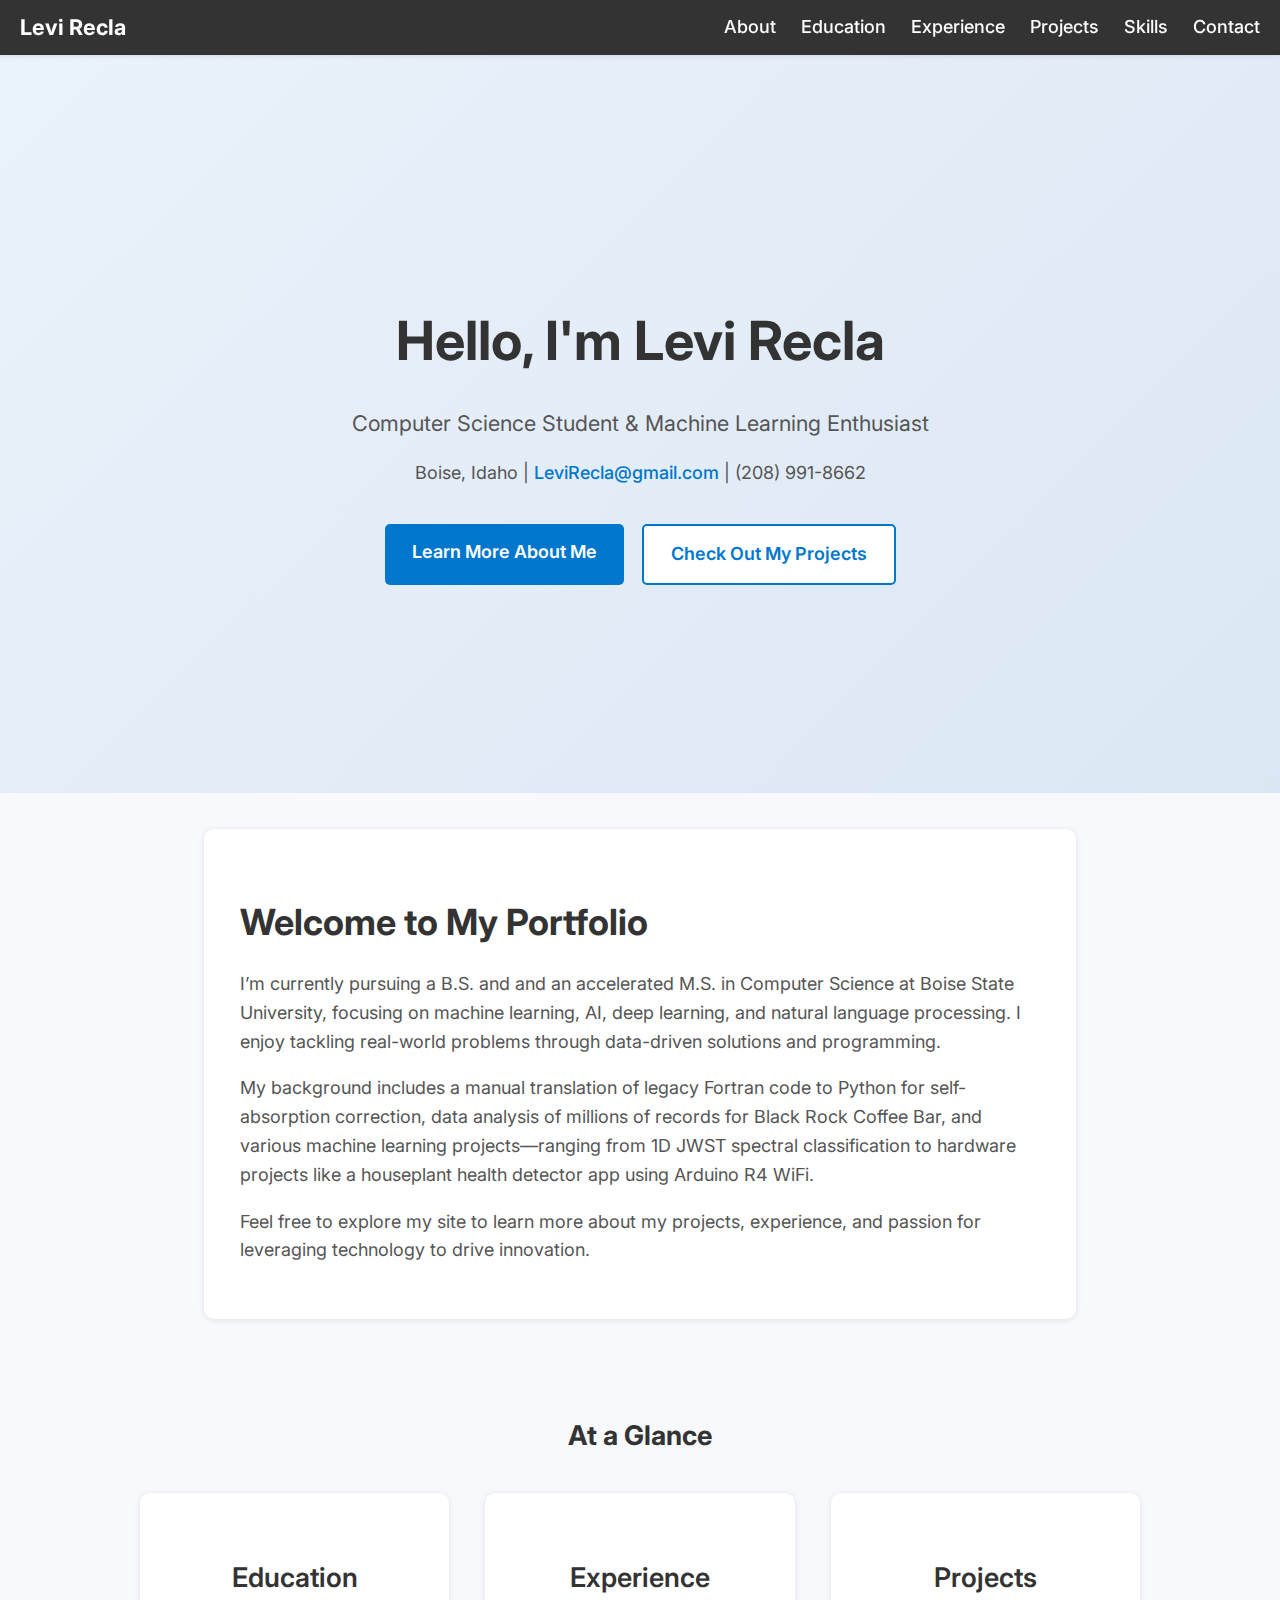
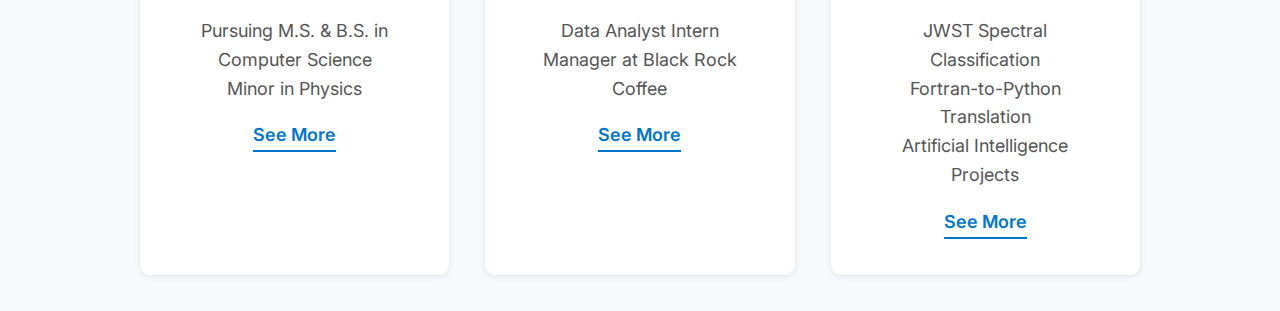
<file: index.html>
<!DOCTYPE html>
<html lang="en">
<head>
  <meta charset="UTF-8" />
  <meta name="description" content="Levi Recla - Portfolio Home Page" />
  <meta name="viewport" content="width=device-width, initial-scale=1.0" />
  <title>Levi Recla - Home</title>
  <!-- Google Fonts -->
  <link
    href="https://fonts.googleapis.com/css2?family=Inter:wght@300;400;600;700&display=swap"
    rel="stylesheet"
  />
  <!-- Main CSS -->
  <link rel="stylesheet" href="styles.css" />
</head>
<body>
  <!-- Fixed Header Navigation -->
  <header class="header-bar">
    <div class="header-logo">
      <a href="index.html">Levi Recla</a>
    </div>
    <nav class="header-nav">
      <a href="about.html">About</a>
      <a href="education.html">Education</a>
      <a href="experience.html">Experience</a>
      <a href="projects.html">Projects</a>
      <a href="skills.html">Skills</a>
      <a href="contact.html">Contact</a>
    </nav>
  </header>

  <!-- Hero Section -->
  <section class="hero-section">
    <div class="hero-content">
      <h1>Hello, I'm Levi Recla</h1>
      <p class="hero-subtitle">Computer Science Student & Machine Learning Enthusiast</p>
      <p class="hero-details">
        Boise, Idaho | <a href="mailto:LeviRecla@gmail.com">LeviRecla@gmail.com</a> | (208) 991-8662
      </p>
      <div class="hero-buttons">
        <a href="about.html" class="btn-primary">Learn More About Me</a>
        <a href="projects.html" class="btn-outline">Check Out My Projects</a>
      </div>
    </div>
  </section>

  <!-- Brief Summary Section -->
  <section class="brief-summary-section">
    <div class="summary-content content-card">
      <h2>Welcome to My Portfolio</h2>
      <p>
        I’m currently pursuing a B.S. and and an accelerated M.S. in Computer Science at Boise State
        University, focusing on machine learning, AI, deep learning, and natural
        language processing. I enjoy tackling real-world problems through data-driven
        solutions and programming.
      </p>
      <p>
        My background includes a manual translation of legacy Fortran code to Python for
        self-absorption correction, data analysis of millions of records for 
        Black Rock Coffee Bar, and various machine learning projects—ranging from 
        1D JWST spectral classification to hardware projects like a houseplant health detector app using Arduino R4 WiFi.
      </p>
      <p>
        Feel free to explore my site to learn more about my projects, experience, and
        passion for leveraging technology to drive innovation.
      </p>
    </div>
  </section>

  <!-- Quick Glance Section -->
  <section class="quick-glance-section">
    <div class="content-wrapper">
      <h2 style="text-align: center;">At a Glance</h2>
      <div class="card-grid">
        <!-- Education Card -->
        <div class="glance-card">
          <h3>Education</h3>
          <p>
            Pursuing M.S. & B.S. in Computer Science<br />
            Minor in Physics
          </p>
          <a href="education.html" class="btn-link">See More</a>
        </div>

        <!-- Experience Card -->
        <div class="glance-card">
          <h3>Experience</h3>
          <p>
            Data Analyst Intern<br />
            Manager at Black Rock Coffee
          </p>
          <a href="experience.html" class="btn-link">See More</a>
        </div>

        <!-- Projects Card -->
        <div class="glance-card">
          <h3>Projects</h3>
          <p>
            JWST Spectral Classification<br />
            Fortran-to-Python Translation<br />
            Artificial Intelligence Projects
          </p>
          <a href="projects.html" class="btn-link">See More</a>
        </div>
      </div>
    </div>
  </section>
</body>
</html>
</file>
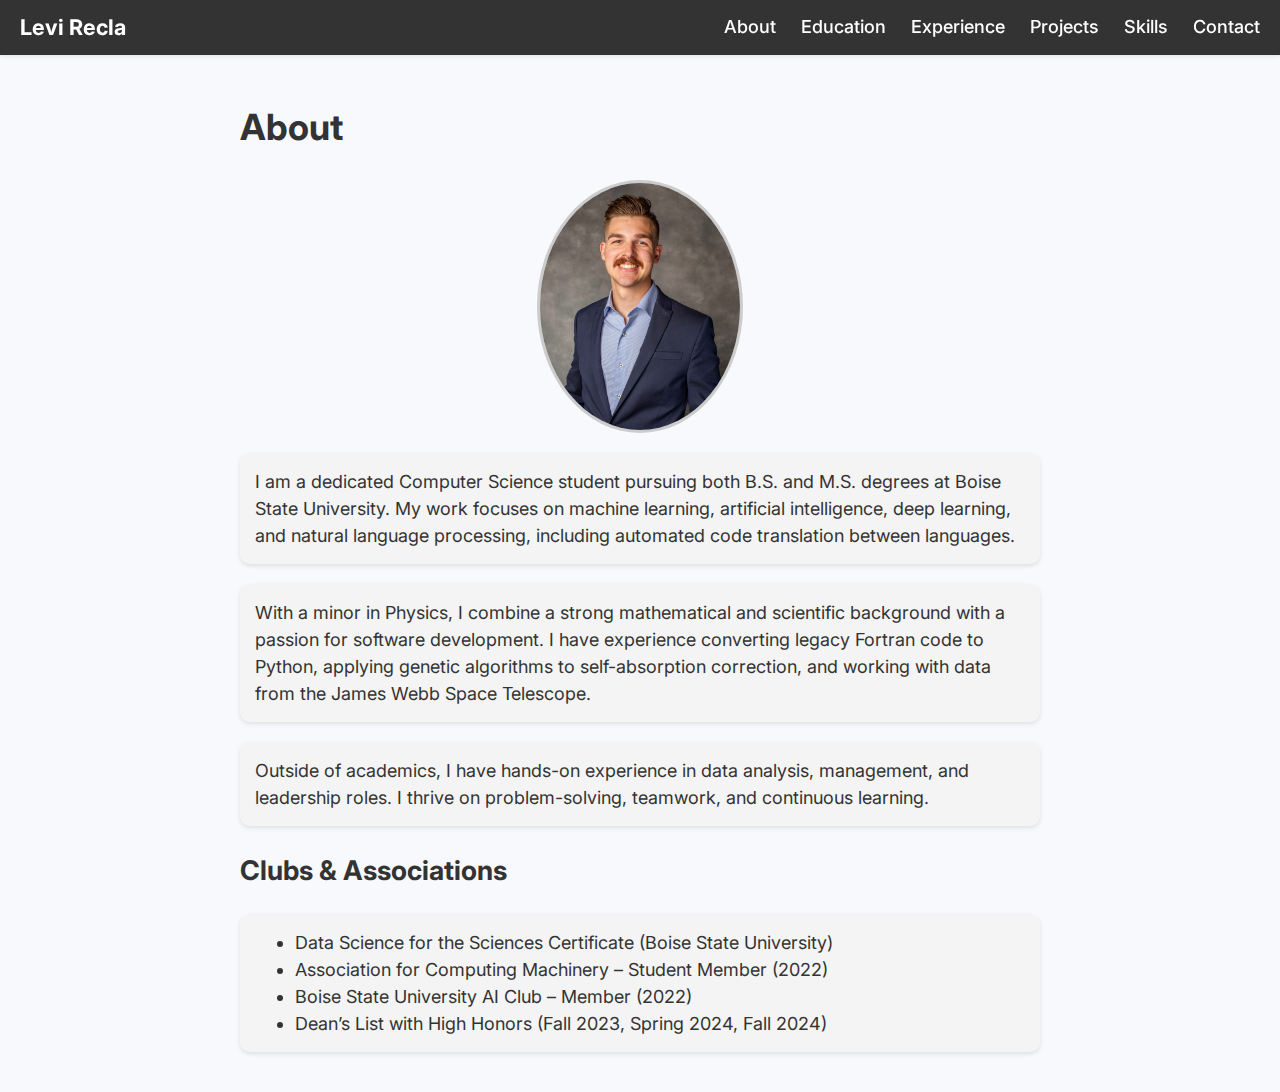
<file: about.html>
<!DOCTYPE html>
<html lang="en">
<head>
  <meta charset="UTF-8" />
  <meta name="description" content="About Levi Recla" />
  <meta name="viewport" content="width=device-width, initial-scale=1.0" />
  <title>About - Levi Recla</title>
  <!-- Google Fonts -->
  <link
    href="https://fonts.googleapis.com/css2?family=Inter:wght@300;400;600;700&display=swap"
    rel="stylesheet"
  />
  <!-- Main CSS -->
  <link rel="stylesheet" href="styles.css" />
</head>
<body>
  <!-- Reused Header -->
  <header class="header-bar">
    <div class="header-logo">
      <a href="index.html">Levi Recla</a>
    </div>
    <nav class="header-nav">
      <a href="about.html">About</a>
      <a href="education.html">Education</a>
      <a href="experience.html">Experience</a>
      <a href="projects.html">Projects</a>
      <a href="skills.html">Skills</a>
      <a href="contact.html">Contact</a>
    </nav>
  </header>

  <!-- Content Section -->
  <section class="content-section">
    <h1>About</h1>

    <img src="me.jpg" alt="Photo of Levi Recla" class="profile-photo" />
    
    <!-- Each paragraph in its own bubble -->
    <div class="chat-bubble">
      <p>
        I am a dedicated Computer Science student pursuing both B.S. and M.S. degrees at Boise State University. 
        My work focuses on machine learning, artificial intelligence, deep learning, and natural language processing, 
        including automated code translation between languages.
      </p>
    </div>

    <div class="chat-bubble">
      <p>
        With a minor in Physics, I combine a strong mathematical and scientific background with a passion for software 
        development. I have experience converting legacy Fortran code to Python, applying genetic algorithms to self-absorption 
        correction, and working with data from the James Webb Space Telescope.
      </p>
    </div>

    <div class="chat-bubble">
      <p>
        Outside of academics, I have hands-on experience in data analysis, management, and leadership roles. 
        I thrive on problem-solving, teamwork, and continuous learning.
      </p>
    </div>

    <!-- Clubs & Associations in a sub-heading and optional bubble style -->
    <h2>Clubs & Associations</h2>
    <div class="chat-bubble">
      <ul>
        <li>Data Science for the Sciences Certificate (Boise State University)</li>
        <li>Association for Computing Machinery – Student Member (2022)</li>
        <li>Boise State University AI Club – Member (2022)</li>
        <li>Dean’s List with High Honors (Fall 2023, Spring 2024, Fall 2024)</li>
      </ul>
    </div>
  </section>
</body>
</html>
</file>
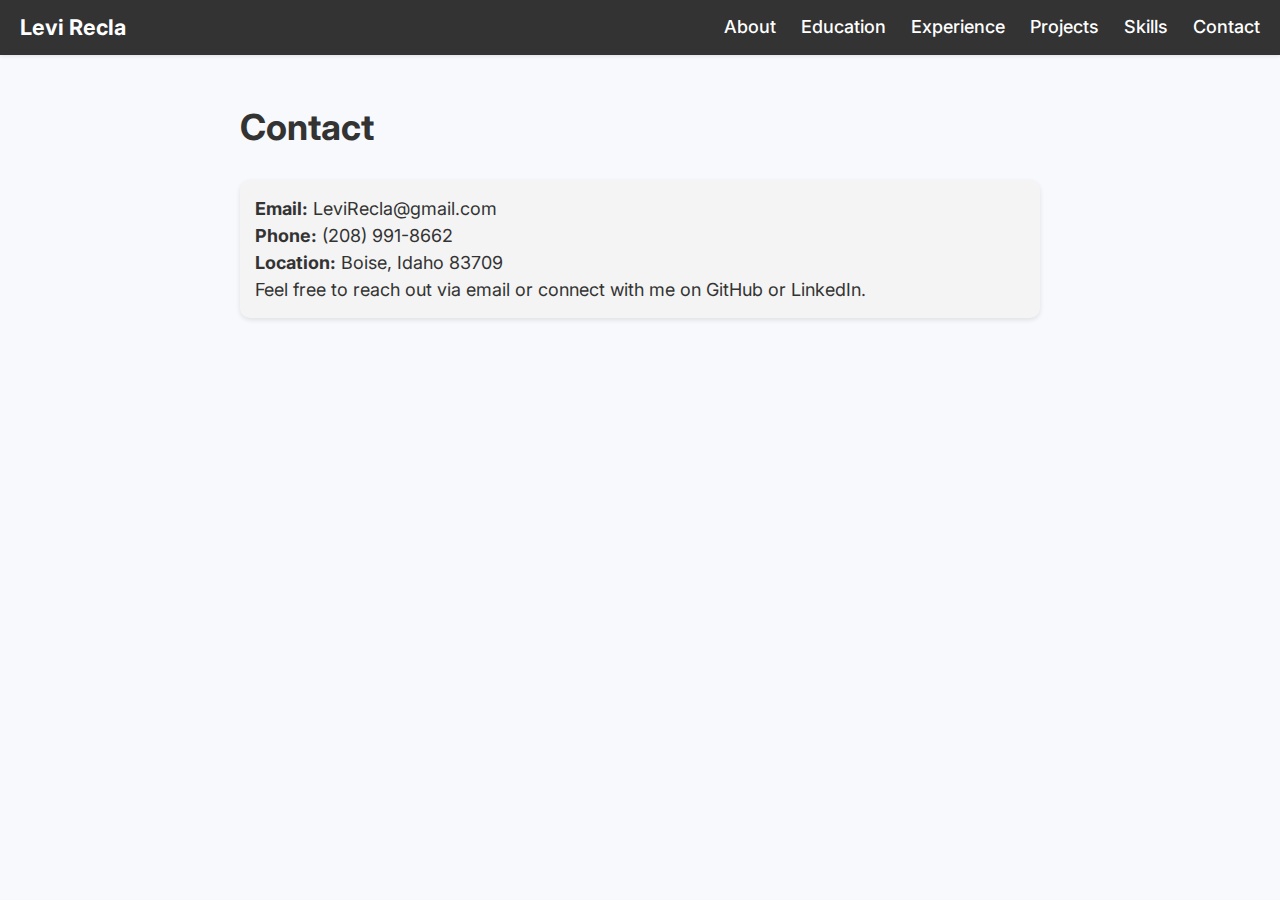
<file: contact.html>
<!DOCTYPE html>
<html lang="en">
<head>
    <meta charset="UTF-8" />
    <meta name="description" content="Contact Levi Recla" />
    <meta name="viewport" content="width=device-width, initial-scale=1.0" />
    <title>Contact - Levi Recla</title>
    <link href="https://fonts.googleapis.com/css2?family=Inter:wght@300;500;700&display=swap" rel="stylesheet" />
    <link rel="stylesheet" href="styles.css" />
</head>
<body>
    <header class="header-bar">
        <div class="header-logo">
          <a href="index.html">Levi Recla</a>
        </div>
        <nav class="header-nav">
          <a href="about.html">About</a>
          <a href="education.html">Education</a>
          <a href="experience.html">Experience</a>
          <a href="projects.html">Projects</a>
          <a href="skills.html">Skills</a>
          <a href="contact.html">Contact</a>
        </nav>
    </header>

    <section class="content-section">
        <h1>Contact</h1>

        <div class="chat-bubble">
            <p><strong>Email:</strong> <a href="mailto:LeviRecla@gmail.com">LeviRecla@gmail.com</a></p>
            <p><strong>Phone:</strong> (208) 991-8662</p>
            <p><strong>Location:</strong> Boise, Idaho 83709</p>
            <p>
                Feel free to reach out via email or connect with me on
                <a href="https://github.com/YourGitHubProfile" target="_blank">GitHub</a> or
                <a href="https://www.linkedin.com/YourLinkedInProfile" target="_blank">LinkedIn</a>.
            </p>
        </div>
    </section>
</body>
</html>
</file>
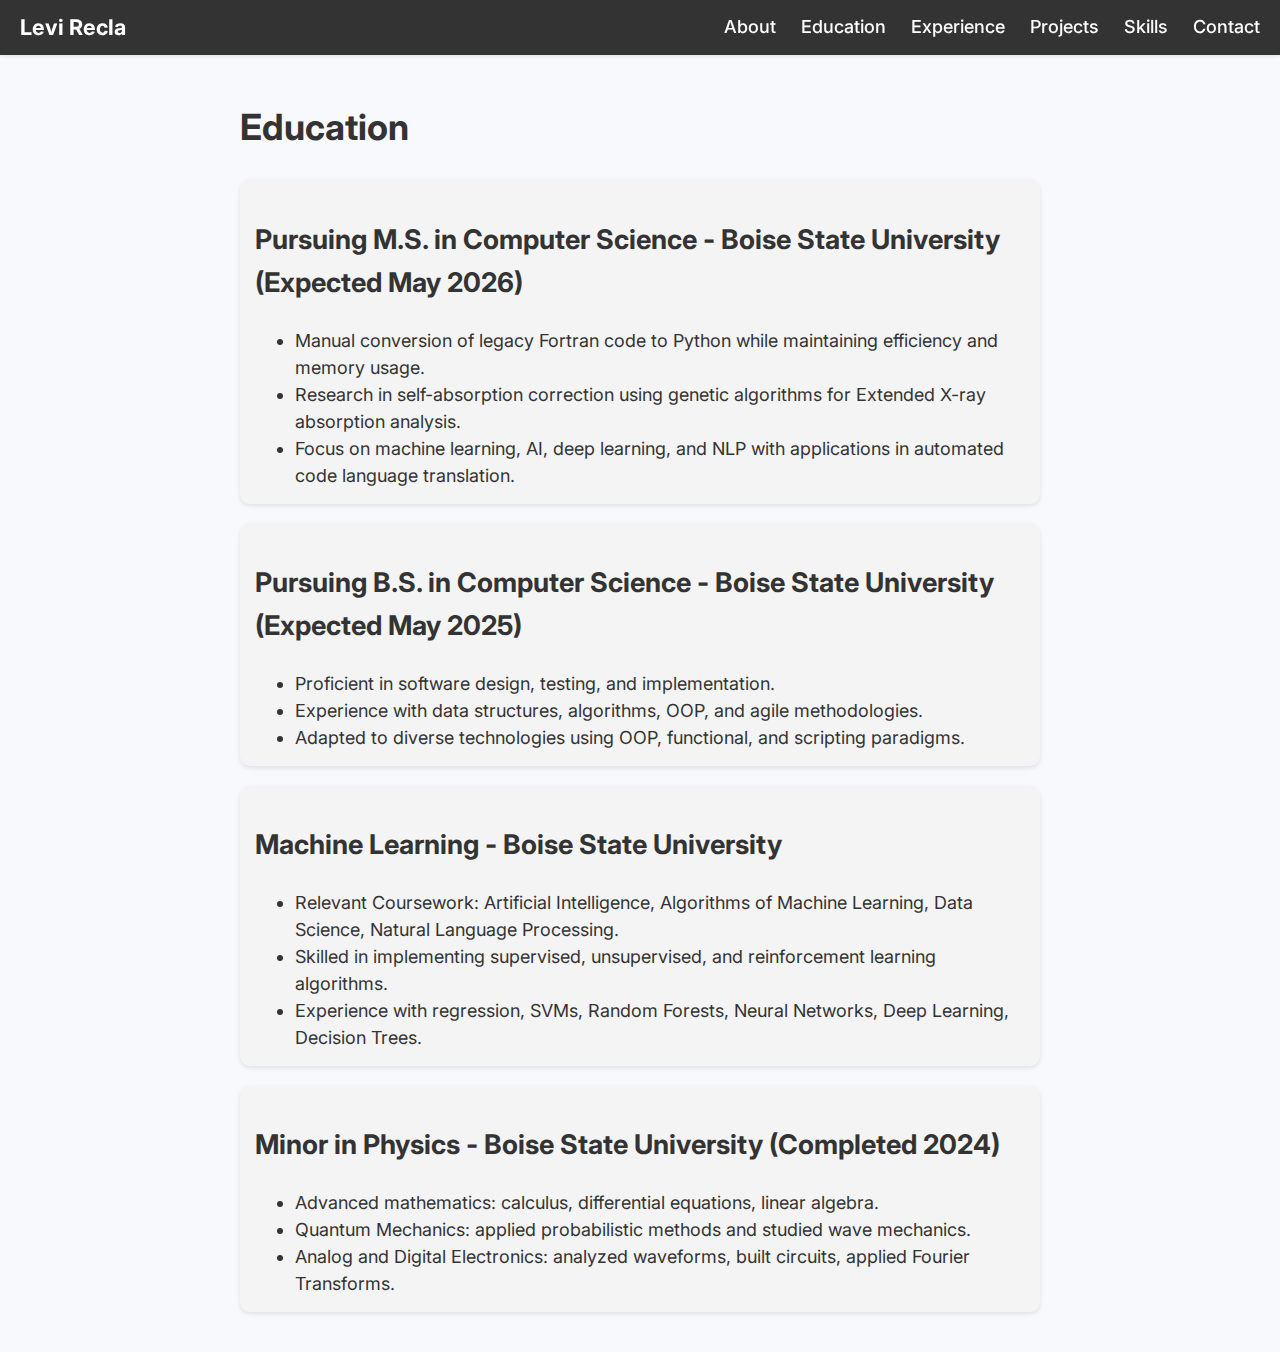
<file: education.html>
<!DOCTYPE html>
<html lang="en">
<head>
    <meta charset="UTF-8" />
    <meta name="description" content="Education of Levi Recla" />
    <meta name="viewport" content="width=device-width, initial-scale=1.0" />
    <title>Education - Levi Recla</title>
    <link href="https://fonts.googleapis.com/css2?family=Inter:wght@300;500;700&display=swap" rel="stylesheet" />
    <link rel="stylesheet" href="styles.css" />
</head>
<body>
    <header class="header-bar">
        <div class="header-logo">
            <a href="index.html">Levi Recla</a>
        </div>
        <nav class="header-nav">
            <a href="about.html">About</a>
            <a href="education.html">Education</a>
            <a href="experience.html">Experience</a>
            <a href="projects.html">Projects</a>
            <a href="skills.html">Skills</a>
            <a href="contact.html">Contact</a>
        </nav>
    </header>

    <!-- Centered content container -->
    <section class="content-section">
        <h1>Education</h1>
        
        <!-- Bubble 1 -->
        <div class="chat-bubble">
            <h2>Pursuing M.S. in Computer Science - Boise State University (Expected May 2026)</h2>
            <ul>
                <li>Manual conversion of legacy Fortran code to Python while maintaining efficiency and memory usage.</li>
                <li>Research in self-absorption correction using genetic algorithms for Extended X-ray absorption analysis.</li>
                <li>Focus on machine learning, AI, deep learning, and NLP with applications in automated code language translation.</li>
            </ul>
        </div>

        <!-- Bubble 2 -->
        <div class="chat-bubble">
            <h2>Pursuing B.S. in Computer Science - Boise State University (Expected May 2025)</h2>
            <ul>
                <li>Proficient in software design, testing, and implementation.</li>
                <li>Experience with data structures, algorithms, OOP, and agile methodologies.</li>
                <li>Adapted to diverse technologies using OOP, functional, and scripting paradigms.</li>
            </ul>
        </div>

        <!-- Bubble 3 -->
        <div class="chat-bubble">
            <h2>Machine Learning - Boise State University</h2>
            <ul>
                <li>Relevant Coursework: Artificial Intelligence, Algorithms of Machine Learning, Data Science, Natural Language Processing.</li>
                <li>Skilled in implementing supervised, unsupervised, and reinforcement learning algorithms.</li>
                <li>Experience with regression, SVMs, Random Forests, Neural Networks, Deep Learning, Decision Trees.</li>
            </ul>
        </div>

        <!-- Bubble 4 -->
        <div class="chat-bubble">
            <h2>Minor in Physics - Boise State University (Completed 2024)</h2>
            <ul>
                <li>Advanced mathematics: calculus, differential equations, linear algebra.</li>
                <li>Quantum Mechanics: applied probabilistic methods and studied wave mechanics.</li>
                <li>Analog and Digital Electronics: analyzed waveforms, built circuits, applied Fourier Transforms.</li>
            </ul>
        </div>
    </section>
</body>
</html>
</file>
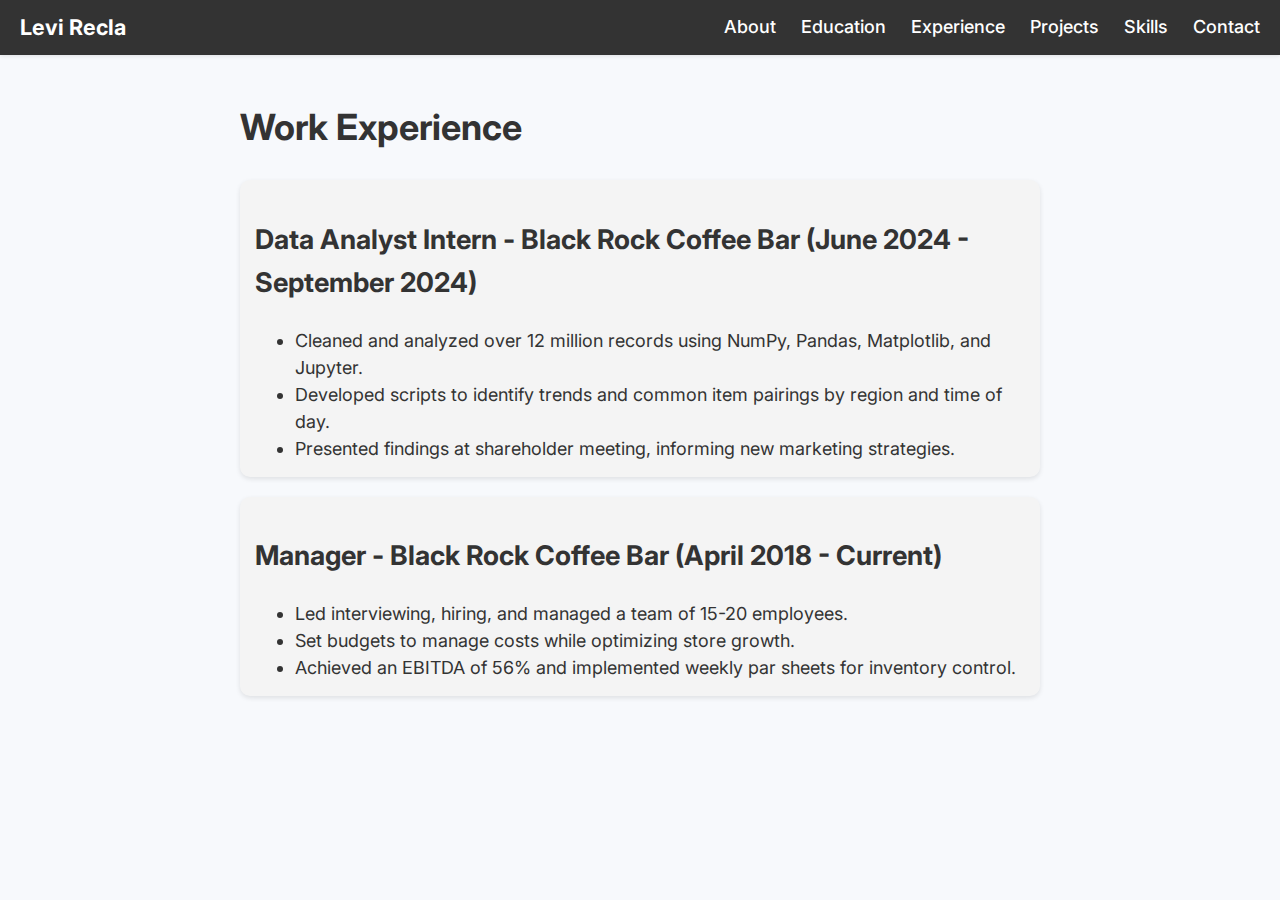
<file: experience.html>
<!DOCTYPE html>
<html lang="en">
<head>
    <meta charset="UTF-8" />
    <meta name="description" content="Experience of Levi Recla" />
    <meta name="viewport" content="width=device-width, initial-scale=1.0" />
    <title>Experience - Levi Recla</title>
    <link href="https://fonts.googleapis.com/css2?family=Inter:wght@300;500;700&display=swap" rel="stylesheet" />
    <link rel="stylesheet" href="styles.css" />
</head>
<body>
    <header class="header-bar">
        <div class="header-logo">
          <a href="index.html">Levi Recla</a>
        </div>
        <nav class="header-nav">
          <a href="about.html">About</a>
          <a href="education.html">Education</a>
          <a href="experience.html">Experience</a>
          <a href="projects.html">Projects</a>
          <a href="skills.html">Skills</a>
          <a href="contact.html">Contact</a>
        </nav>
    </header>

    <section class="content-section">
        <h1>Work Experience</h1>

        <div class="chat-bubble">
            <h2>Data Analyst Intern - Black Rock Coffee Bar (June 2024 - September 2024)</h2>
            <ul>
                <li>Cleaned and analyzed over 12 million records using NumPy, Pandas, Matplotlib, and Jupyter.</li>
                <li>Developed scripts to identify trends and common item pairings by region and time of day.</li>
                <li>Presented findings at shareholder meeting, informing new marketing strategies.</li>
            </ul>
        </div>

        <div class="chat-bubble">
            <h2>Manager - Black Rock Coffee Bar (April 2018 - Current)</h2>
            <ul>
                <li>Led interviewing, hiring, and managed a team of 15-20 employees.</li>
                <li>Set budgets to manage costs while optimizing store growth.</li>
                <li>Achieved an EBITDA of 56% and implemented weekly par sheets for inventory control.</li>
            </ul>
        </div>
    </section>
</body>
</html>
</file>
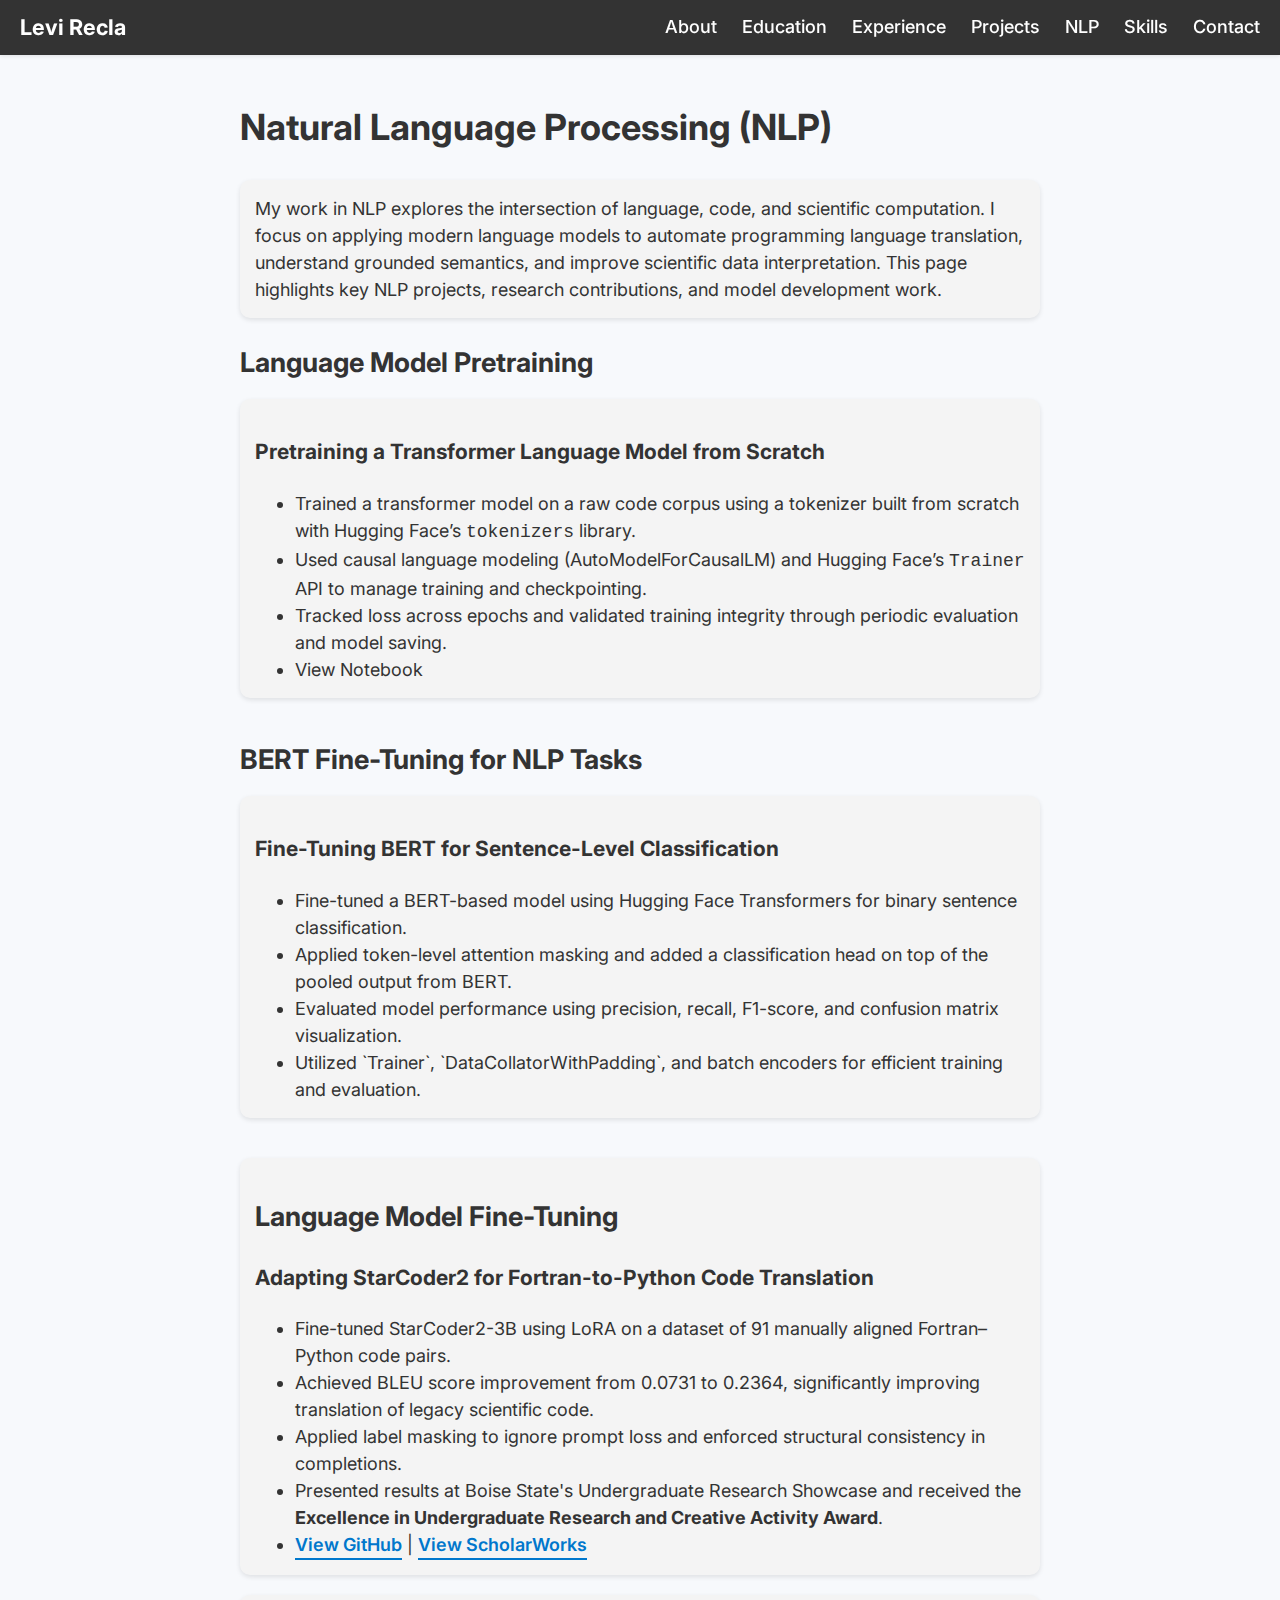
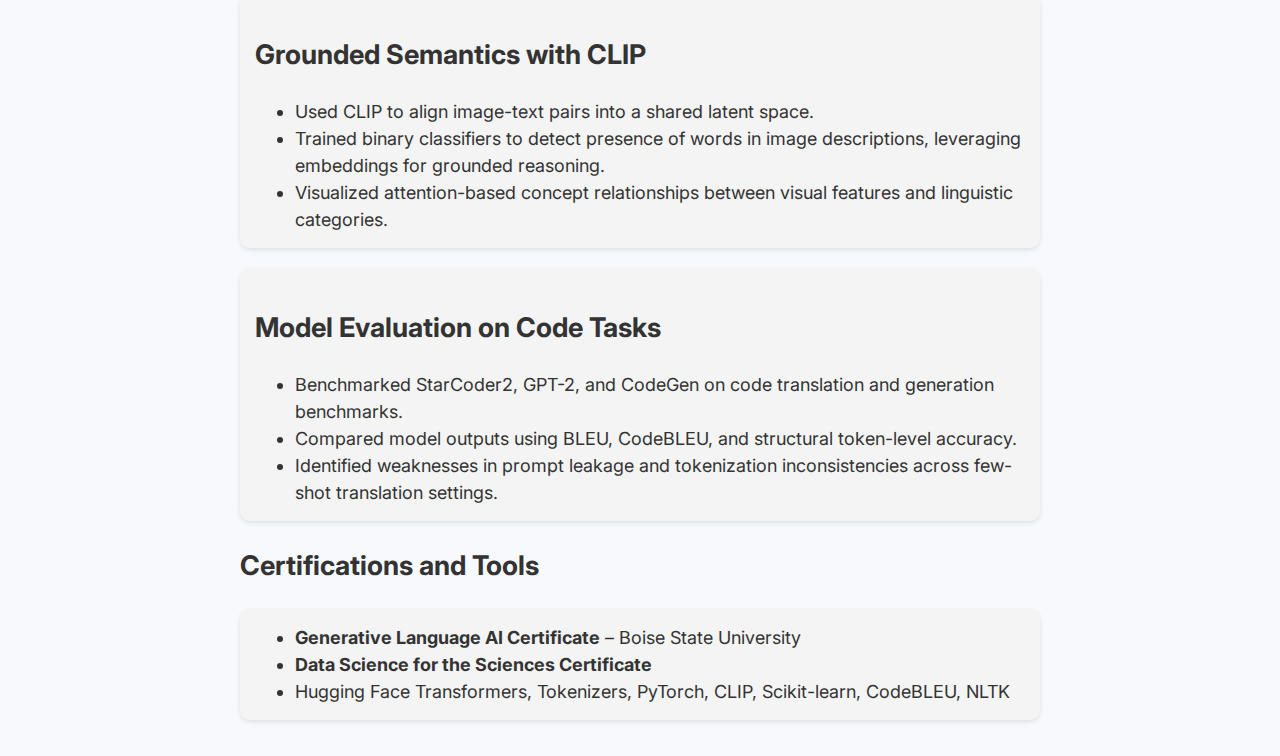
<file: nlp.html>
<!DOCTYPE html>
<html lang="en">
<head>
  <meta charset="UTF-8" />
  <meta name="description" content="NLP Projects by Levi Recla" />
  <meta name="viewport" content="width=device-width, initial-scale=1.0" />
  <title>NLP Projects - Levi Recla</title>
  <link
    href="https://fonts.googleapis.com/css2?family=Inter:wght@300;500;700&display=swap"
    rel="stylesheet"
  />
  <link rel="stylesheet" href="styles.css" />
</head>
<body>
  <header class="header-bar">
    <div class="header-logo">
      <a href="index.html">Levi Recla</a>
    </div>
    <nav class="header-nav">
      <a href="about.html">About</a>
      <a href="education.html">Education</a>
      <a href="experience.html">Experience</a>
      <a href="projects.html">Projects</a>
      <a href="nlp.html">NLP</a>
      <a href="skills.html">Skills</a>
      <a href="contact.html">Contact</a>
    </nav>
  </header>

  <section class="content-section">
    <h1>Natural Language Processing (NLP)</h1>
  
    <div class="chat-bubble">
      <p>
        My work in NLP explores the intersection of language, code, and scientific computation.
        I focus on applying modern language models to automate programming language translation, understand grounded semantics, and improve scientific data interpretation.
        This page highlights key NLP projects, research contributions, and model development work.
      </p>
    </div>
  
    <!-- LANGUAGE MODEL PRETRAINING -->
    <div class="language-section">
      <h2><i class="fas fa-robot"></i> Language Model Pretraining</h2>
      <div class="chat-bubble">
        <h3>Pretraining a Transformer Language Model from Scratch</h3>
        <ul>
          <li>Trained a transformer model on a raw code corpus using a tokenizer built from scratch with Hugging Face’s <code>tokenizers</code> library.</li>
          <li>Used causal language modeling (AutoModelForCausalLM) and Hugging Face’s <code>Trainer</code> API to manage training and checkpointing.</li>
          <li>Tracked loss across epochs and validated training integrity through periodic evaluation and model saving.</li>
          <li>
            <a href="https://github.com/LeviRecla/Language-Model-Pre-Training" target="_blank" class="github-button">
              <i class="fas fa-file-code"></i> View Notebook
            </a>
          </li>
        </ul>
      </div>
    </div>
  
    <!-- BERT FINE-TUNING -->
    <div class="language-section">
      <h2><i class="fas fa-brain"></i> BERT Fine-Tuning for NLP Tasks</h2>
      <div class="chat-bubble">
        <h3>Fine-Tuning BERT for Sentence-Level Classification</h3>
        <ul>
          <li>Fine-tuned a BERT-based model using Hugging Face Transformers for binary sentence classification.</li>
          <li>Applied token-level attention masking and added a classification head on top of the pooled output from BERT.</li>
          <li>Evaluated model performance using precision, recall, F1-score, and confusion matrix visualization.</li>
          <li>Utilized `Trainer`, `DataCollatorWithPadding`, and batch encoders for efficient training and evaluation.</li>
        </ul>
      </div>
    </div>
  
    <!-- FORTRAN-TO-PYTHON FINE-TUNING -->
    <div class="chat-bubble">
      <h2><i class="fas fa-robot"></i> Language Model Fine-Tuning</h2>
      <h3>Adapting StarCoder2 for Fortran-to-Python Code Translation</h3>
      <ul>
        <li>Fine-tuned StarCoder2-3B using LoRA on a dataset of 91 manually aligned Fortran–Python code pairs.</li>
        <li>Achieved BLEU score improvement from 0.0731 to 0.2364, significantly improving translation of legacy scientific code.</li>
        <li>Applied label masking to ignore prompt loss and enforced structural consistency in completions.</li>
        <li>Presented results at Boise State's Undergraduate Research Showcase and received the <strong>Excellence in Undergraduate Research and Creative Activity Award</strong>.</li>
        <li>
          <a href="https://github.com/laumiulun/Sabcor" class="btn-link" target="_blank">View GitHub</a> |
          <a href="https://scholarworks.boisestate.edu/under_showcase_2025/159/" class="btn-link" target="_blank">View ScholarWorks</a>
        </li>
      </ul>
    </div>
  
    <!-- GROUNDED SEMANTICS -->
    <div class="chat-bubble">
      <h2><i class="fas fa-eye"></i> Grounded Semantics with CLIP</h2>
      <ul>
        <li>Used CLIP to align image-text pairs into a shared latent space.</li>
        <li>Trained binary classifiers to detect presence of words in image descriptions, leveraging embeddings for grounded reasoning.</li>
        <li>Visualized attention-based concept relationships between visual features and linguistic categories.</li>
      </ul>
    </div>
  
    <!-- BENCHMARKING MODELS -->
    <div class="chat-bubble">
      <h2><i class="fas fa-code-branch"></i> Model Evaluation on Code Tasks</h2>
      <ul>
        <li>Benchmarked StarCoder2, GPT-2, and CodeGen on code translation and generation benchmarks.</li>
        <li>Compared model outputs using BLEU, CodeBLEU, and structural token-level accuracy.</li>
        <li>Identified weaknesses in prompt leakage and tokenization inconsistencies across few-shot translation settings.</li>
      </ul>
    </div>
  
    <!-- CERTS -->
    <h2><i class="fas fa-certificate"></i> Certifications and Tools</h2>
    <div class="chat-bubble">
      <ul>
        <li><strong>Generative Language AI Certificate</strong> – Boise State University</li>
        <li><strong>Data Science for the Sciences Certificate</strong></li>
        <li>Hugging Face Transformers, Tokenizers, PyTorch, CLIP, Scikit-learn, CodeBLEU, NLTK</li>
      </ul>
    </div>
  </section>
  
</body>
</html>
</file>
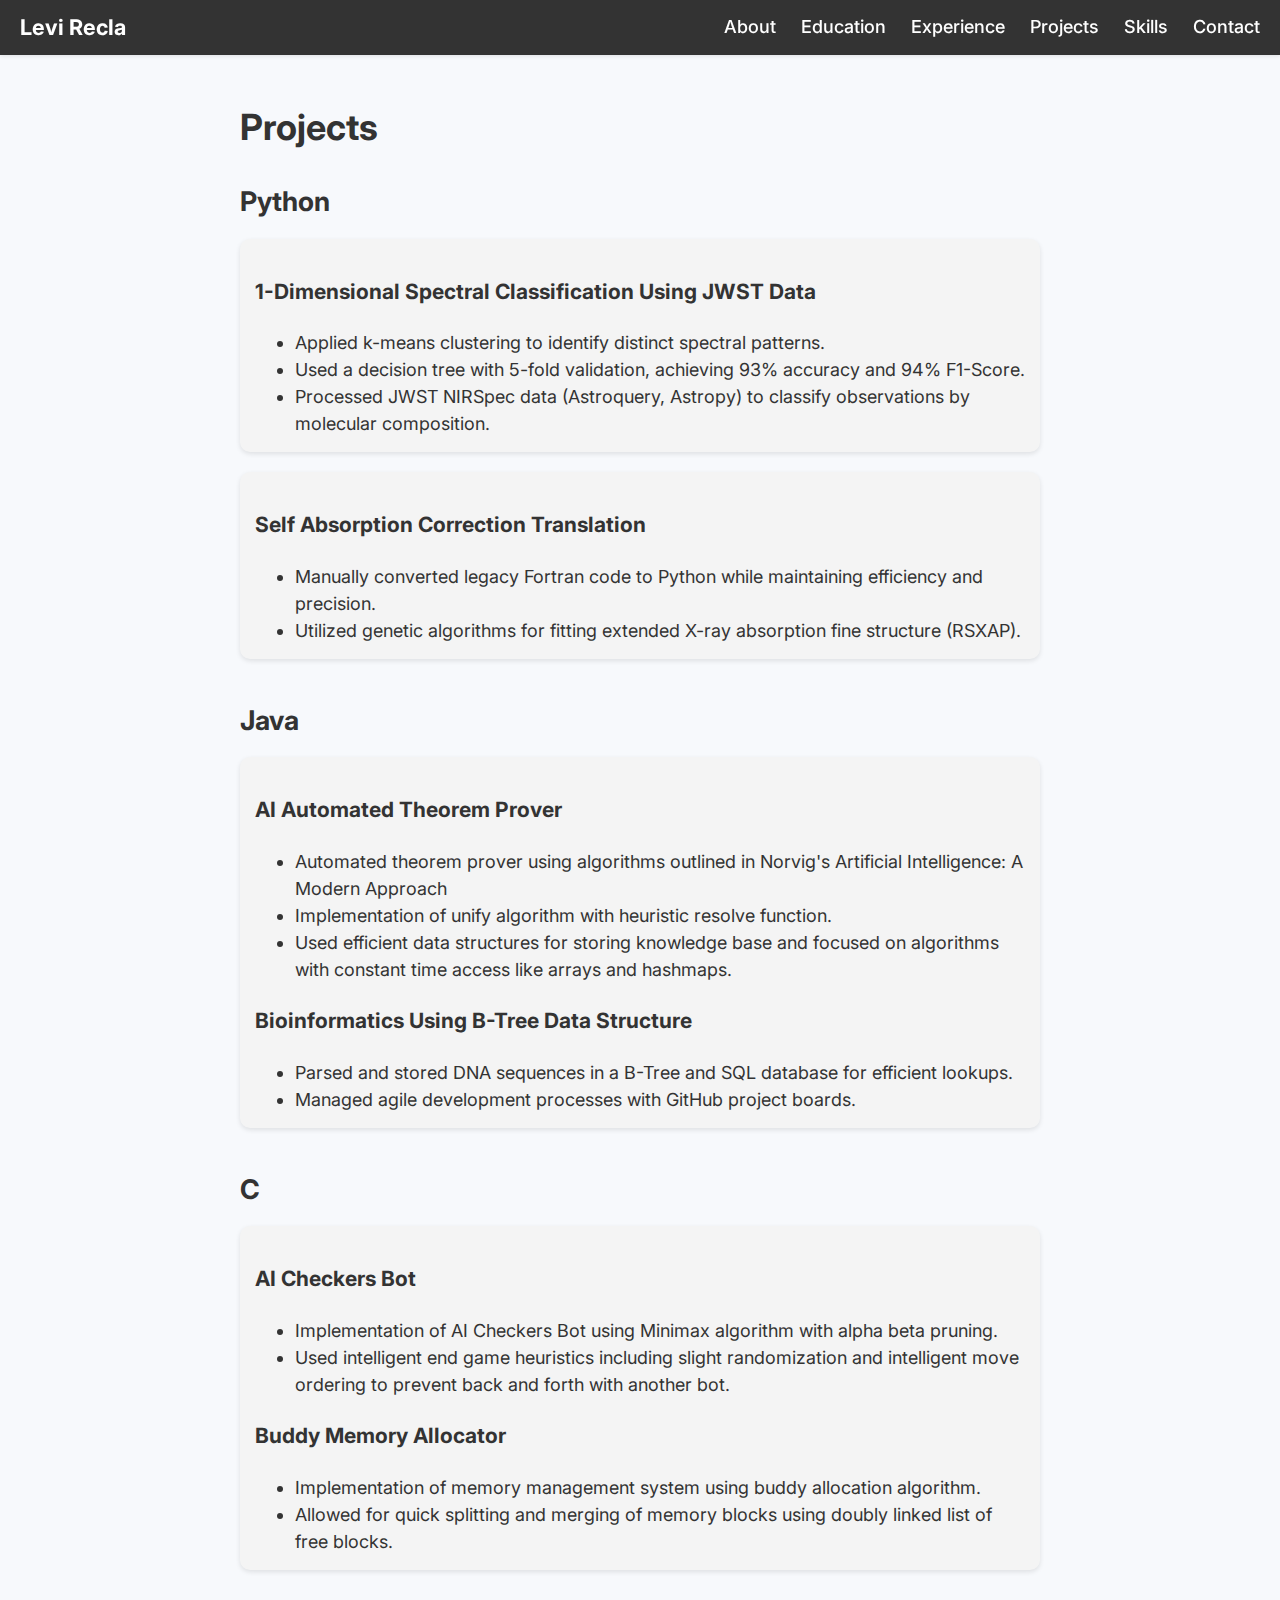
<file: projects.html>
<!DOCTYPE html>
<html lang="en">
<head>
    <meta charset="UTF-8" />
    <meta name="description" content="Projects by Levi Recla" />
    <meta name="viewport" content="width=device-width, initial-scale=1.0" />
    <title>Projects - Levi Recla</title>
    <link
        href="https://fonts.googleapis.com/css2?family=Inter:wght@300;500;700&display=swap"
        rel="stylesheet"
    />
    <link rel="stylesheet" href="styles.css" />
</head>
<body>
    <header class="header-bar">
        <div class="header-logo">
            <a href="index.html">Levi Recla</a>
        </div>
        <nav class="header-nav">
            <a href="about.html">About</a>
            <a href="education.html">Education</a>
            <a href="experience.html">Experience</a>
            <a href="projects.html">Projects</a>
            <a href="skills.html">Skills</a>
            <a href="contact.html">Contact</a>
        </nav>
    </header>

    <section class="content-section">
        <h1>Projects</h1>

        <!-- PYTHON SECTION -->
        <div class="language-section">
            <h2>Python</h2>
            <div class="chat-bubble">
                <h3>1-Dimensional Spectral Classification Using JWST Data</h3>
                <ul>
                    <li>Applied k-means clustering to identify distinct spectral patterns.</li>
                    <li>Used a decision tree with 5-fold validation, achieving 93% accuracy and 94% F1-Score.</li>
                    <li>Processed JWST NIRSpec data (Astroquery, Astropy) to classify observations by molecular composition.</li>
                </ul>
            </div>
            <div class="chat-bubble">
                <h3>Self Absorption Correction Translation</h3>
                <ul>
                    <li>Manually converted legacy Fortran code to Python while maintaining efficiency and precision.</li>
                    <li>Utilized genetic algorithms for fitting extended X-ray absorption fine structure (RSXAP).</li>
                </ul>
            </div>
        </div>

        <!-- JAVA SECTION -->
        <div class="language-section">
            <h2>Java</h2>
            <div class="chat-bubble">
                <h3>AI Automated Theorem Prover</h3>
                <ul>
                    <li>Automated theorem prover using algorithms outlined in Norvig's Artificial Intelligence: A Modern Approach</li>
                    <li>Implementation of unify algorithm with heuristic resolve function.</li>
                    <li>Used efficient data structures for storing knowledge base and focused on algorithms with constant time access like arrays and hashmaps.</li>
                </ul>
                <h3>Bioinformatics Using B-Tree Data Structure</h3>
                <ul>
                    <li>Parsed and stored DNA sequences in a B-Tree and SQL database for efficient lookups.</li>
                    <li>Managed agile development processes with GitHub project boards.</li>
                </ul>
            </div>
            <!-- Add more Java-based projects here if needed -->
        </div>

        <!-- C / C++ SECTION -->
        <div class="language-section">
            <h2>C</h2>
            <div class="chat-bubble">
                <h3>AI Checkers Bot</h3>
                <ul>
                    <li>Implementation of AI Checkers Bot using Minimax algorithm with alpha beta pruning.</li>
                    <li>Used intelligent end game heuristics including slight randomization and intelligent move ordering to prevent back and forth with another bot.</li>
                </ul>
                <h3>Buddy Memory Allocator</h3>
                <ul>
                    <li>Implementation of memory management system using buddy allocation algorithm.</li>
                    <li>Allowed for quick splitting and merging of memory blocks using doubly linked list of free blocks.</li>
                </ul>
            </div>
            <!-- Add more C-based projects here if needed -->
        </div>

        <!-- FORTRAN SECTION (If you want to explicitly list Fortran)
        <div class="language-section">
            <h2>Fortran</h2>
            <div class="chat-bubble">
                <h3>(Optional) Project Title Here</h3>
                <ul>
                    <li>Project details for your Fortran-based projects.</li>
                </ul>
            </div>
        </div> -->
        
    </section>
</body>
</html>
</file>
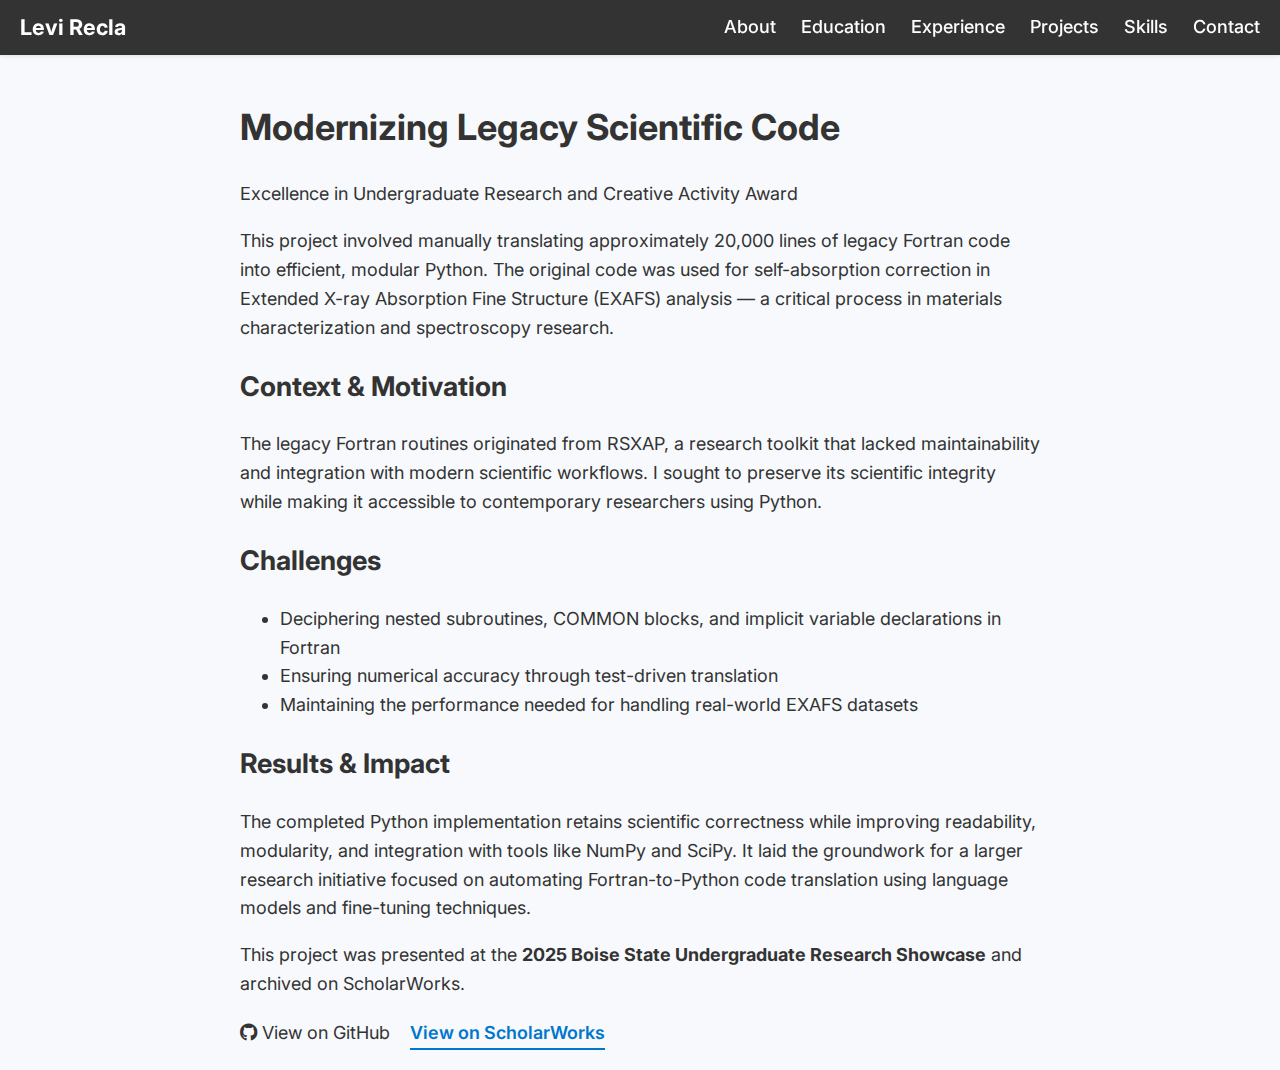
<file: sabcor-details.html>
<!DOCTYPE html>
<html lang="en">
<head>
  <meta charset="UTF-8" />
  <meta name="description" content="Sabcor Translation Project Details - Levi Recla" />
  <meta name="viewport" content="width=device-width, initial-scale=1.0" />
  <title>Sabcor Translation Project - Levi Recla</title>
  <link href="https://fonts.googleapis.com/css2?family=Inter:wght@300;500;700&display=swap" rel="stylesheet" />
  <link rel="stylesheet" href="https://cdnjs.cloudflare.com/ajax/libs/font-awesome/6.4.0/css/all.min.css"/>
  <link rel="stylesheet" href="styles.css" />
</head>
<body>
  <header class="header-bar">
    <div class="header-logo">
      <a href="index.html">Levi Recla</a>
    </div>
    <nav class="header-nav">
      <a href="about.html">About</a>
      <a href="education.html">Education</a>
      <a href="experience.html">Experience</a>
      <a href="projects.html">Projects</a>
      <a href="skills.html">Skills</a>
      <a href="contact.html">Contact</a>
    </nav>
  </header>

  <section class="content-section">
    <h1>Modernizing Legacy Scientific Code</h1>

    <p>
      <span class="award-badge">Excellence in Undergraduate Research and Creative Activity Award</span>
    </p>

    <p>
      This project involved manually translating approximately 20,000 lines of legacy Fortran code into efficient, modular Python. 
      The original code was used for self-absorption correction in Extended X-ray Absorption Fine Structure (EXAFS) analysis — a critical process 
      in materials characterization and spectroscopy research.
    </p>

    <h2>Context & Motivation</h2>
    <p>
      The legacy Fortran routines originated from RSXAP, a research toolkit that lacked maintainability and integration with modern scientific workflows. 
      I sought to preserve its scientific integrity while making it accessible to contemporary researchers using Python.
    </p>

    <h2>Challenges</h2>
    <ul>
      <li>Deciphering nested subroutines, COMMON blocks, and implicit variable declarations in Fortran</li>
      <li>Ensuring numerical accuracy through test-driven translation</li>
      <li>Maintaining the performance needed for handling real-world EXAFS datasets</li>
    </ul>

    <h2>Results & Impact</h2>
    <p>
      The completed Python implementation retains scientific correctness while improving readability, modularity, and integration with tools like NumPy and SciPy. 
      It laid the groundwork for a larger research initiative focused on automating Fortran-to-Python code translation using language models and fine-tuning techniques.
    </p>

    <p>
      This project was presented at the <strong>2025 Boise State Undergraduate Research Showcase</strong> and archived on ScholarWorks.
    </p>

    <div style="margin-top: 20px;">
      <a href="https://github.com/laumiulun/Sabcor" target="_blank" class="github-button">
        <i class="fab fa-github"></i> View on GitHub
      </a>
      <a href="https://scholarworks.boisestate.edu/under_showcase_2025/159/" target="_blank" class="btn-link" style="margin-left: 15px;">
        View on ScholarWorks
      </a>
    </div>
  </section>
</body>
</html>
</file>
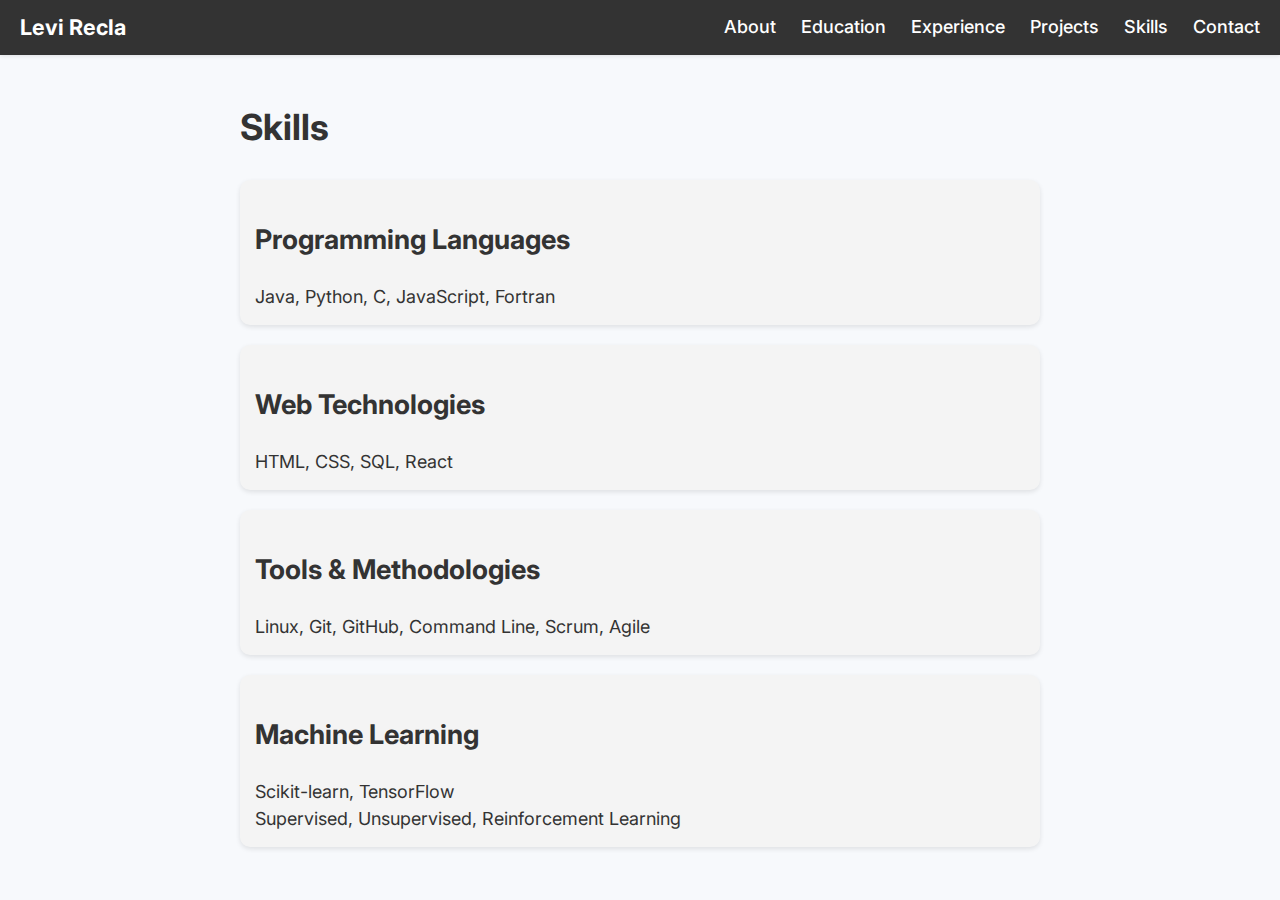
<file: skills.html>
<!DOCTYPE html>
<html lang="en">
<head>
    <meta charset="UTF-8" />
    <meta name="description" content="Skills of Levi Recla" />
    <meta name="viewport" content="width=device-width, initial-scale=1.0" />
    <title>Skills - Levi Recla</title>
    <link href="https://fonts.googleapis.com/css2?family=Inter:wght@300;500;700&display=swap" rel="stylesheet" />
    <link rel="stylesheet" href="styles.css" />
</head>
<body>
    <header class="header-bar">
        <div class="header-logo">
            <a href="index.html">Levi Recla</a>
        </div>
        <nav class="header-nav">
            <a href="about.html">About</a>
            <a href="education.html">Education</a>
            <a href="experience.html">Experience</a>
            <a href="projects.html">Projects</a>
            <a href="skills.html">Skills</a>
            <a href="contact.html">Contact</a>
        </nav>
    </header>

    <section class="content-section">
        <h1>Skills</h1>

        <div class="chat-bubble">
            <h2>Programming Languages</h2>
            <p>Java, Python, C, JavaScript, Fortran</p>
        </div>

        <div class="chat-bubble">
            <h2>Web Technologies</h2>
            <p>HTML, CSS, SQL, React</p>
        </div>

        <div class="chat-bubble">
            <h2>Tools & Methodologies</h2>
            <p>Linux, Git, GitHub, Command Line, Scrum, Agile</p>
        </div>

        <div class="chat-bubble">
            <h2>Machine Learning</h2>
            <p>Scikit-learn, TensorFlow</p>
            <p>Supervised, Unsupervised, Reinforcement Learning</p>
        </div>
    </section>
</body>
</html>
</file>
<file: styles.css>
/* Base Reset & Font */
html, body {
    margin: 0;
    padding: 0;
    font-family: 'Inter', sans-serif;
    background: #f7f9fc;
    color: #333;
    font-size: 18px;
    line-height: 1.6;
  }
  
  a {
    text-decoration: none;
    color: inherit;
  }
  a:hover {
    text-decoration: none;
  }
  
  /* Header Navigation */
  .header-bar {
    display: flex;
    justify-content: space-between;
    align-items: center;
    background: #ffffff;
    padding: 0.75rem 2rem;
    box-shadow: 0 1px 4px rgba(0,0,0,0.1);
    position: sticky;
    top: 0;
    z-index: 999;
  }
  .header-logo a {
    font-weight: 700;
    font-size: 1.2rem;
    color: #0077cc;
  }
  .header-nav a {
    margin-left: 1.5rem;
    font-weight: 500;
    color: #333;
    transition: color 0.3s;
  }
  .header-nav a:hover {
    color: #0077cc;
  }
  
  /* Hero Section */
  .hero-section {
    min-height: 70vh;
    display: flex;
    align-items: center;
    justify-content: center;
    text-align: center;
    padding: 3rem 1rem;
    background: linear-gradient(135deg, #eaf2fa, #dce7f5);
  }
  .hero-content {
    max-width: 650px;
    margin: auto;
  }
  .hero-content h1 {
    font-size: 3rem;
    font-weight: 700;
    margin-bottom: 1rem;
    color: #333;
  }
  .hero-subtitle {
    font-weight: 400;
    font-size: 1.2rem;
    margin-bottom: 1rem;
    color: #555;
  }
  .hero-details {
    margin-bottom: 2rem;
    color: #555;
  }
  .hero-details a {
    color: #0077cc;
    font-weight: 500;
  }
  .hero-buttons {
    display: flex;
    gap: 1rem;
    justify-content: center;
    flex-wrap: wrap;
  }
  .btn-primary, .btn-outline {
    padding: 0.8rem 1.5rem;
    border-radius: 5px;
    font-weight: 600;
    transition: all 0.3s;
    font-size: 1rem;
    display: inline-block;
  }
  .btn-primary {
    background: #0077cc;
    color: #fff;
  }
  .btn-primary:hover {
    background: #005fa3;
  }
  .btn-outline {
    background: #fff;
    color: #0077cc;
    border: 2px solid #0077cc;
  }
  .btn-outline:hover {
    background: #0077cc;
    color: #fff;
  }
  
  /* Brief Summary Section */
  .brief-summary-section {
    padding: 2rem 1rem;
    display: flex;
    justify-content: center;
  }
  .summary-content {
    max-width: 800px;
  }
  .content-card {
    background: #fff;
    padding: 2rem;
    border-radius: 10px;
    box-shadow: 0 1px 6px rgba(0,0,0,0.1);
  }
  .summary-content h2 {
    font-size: 2rem;
    margin-bottom: 1rem;
    font-weight: 700;
    color: #333;
  }
  .summary-content p {
    margin-bottom: 1rem;
    color: #555;
  }
  
  /* Quick Glance Section */
  .quick-glance-section {
    padding: 2rem 1rem;
  }
  .content-wrapper {
    max-width: 1000px;
    margin: 0 auto;
  }
  .card-grid {
    display: grid;
    grid-template-columns: repeat(auto-fill, minmax(250px, 1fr));
    gap: 2rem;
    margin-top: 2rem;
  }
  .glance-card {
    background: #fff;
    padding: 2rem;
    border-radius: 10px;
    box-shadow: 0 1px 6px rgba(0,0,0,0.1);
    text-align: center;
  }
  .glance-card h3 {
    font-size: 1.5rem;
    margin-bottom: 1rem;
    font-weight: 600;
    color: #333;
  }
  .glance-card p {
    color: #555;
    margin-bottom: 1rem;
  }
  .btn-link {
    display: inline-block;
    color: #0077cc;
    font-weight: 600;
    border-bottom: 2px solid #0077cc;
    transition: color 0.3s, border-color 0.3s;
  }
  .btn-link:hover {
    color: #005fa3;
    border-color: #005fa3;
  }
  
  /* Responsive Adjustments */
  @media (max-width: 600px) {
    .hero-content h1 {
      font-size: 2rem;
    }
    .hero-section {
      padding: 2rem 1rem;
    }
    .brief-summary-section {
      padding: 1rem;
    }
    .quick-glance-section {
      padding: 1rem;
    }
  }

  /* Center the content and set a reasonable width */
.content-section {
  max-width: 800px;          /* Adjust to your preferred width */
  margin: 0 auto;            /* Centers the section horizontally */
  padding: 20px;             /* Some padding around your text */
}

/* Text bubble styling */
.chat-bubble {
  background-color: #f4f4f4; /* Light gray background (adjust as desired) */
  border-radius: 10px;       /* Rounded corners for the bubble */
  padding: 15px;             /* Space inside the bubble */
  margin-bottom: 20px;       /* Spacing between bubbles */
  box-shadow: 0 2px 5px rgba(0, 0, 0, 0.1); /* Subtle shadow, optional */
}

/* Ensure p or ul inside the bubble are nicely spaced */
.chat-bubble p,
.chat-bubble ul {
  margin: 0;                 /* Remove default margins to rely on bubble spacing */
  line-height: 1.5;          /* Better readability */
}

/* Optional: style for the header if you’d like to keep it consistent */
.header-bar {
  background-color: #333;
  color: #fff;
  display: flex;
  align-items: center;
  padding: 10px 20px;
}

.header-logo a {
  color: #fff;
  text-decoration: none;
  font-weight: 700;
  font-size: 1.2rem;
  margin-right: auto;
}

.header-nav a {
  color: #fff;
  text-decoration: none;
  margin-left: 20px;
}

/* Hover states for navigation links, optional */
.header-nav a:hover {
  text-decoration: underline;
}

/* Profile photo styling */
.profile-photo {
  display: block;            /* Allows margin: 0 auto to center the image */
  margin: 0 auto 20px;       /* Centers horizontally + adds space below the image */
  max-width: 200px;          /* Limit the width so it doesn’t get too large */
  border-radius: 50%;        /* Makes the image circular if it’s originally square */
  border: 3px solid #ccc;    /* Optional border for a clean look */
  object-fit: cover;         /* Ensures the image covers the whole container if cropping is needed */
}

.language-section {
  margin-bottom: 40px; /* Extra space between language blocks */
}

.language-section h2 {
  margin-bottom: 15px; /* Some spacing after the language heading */
}
</file>
